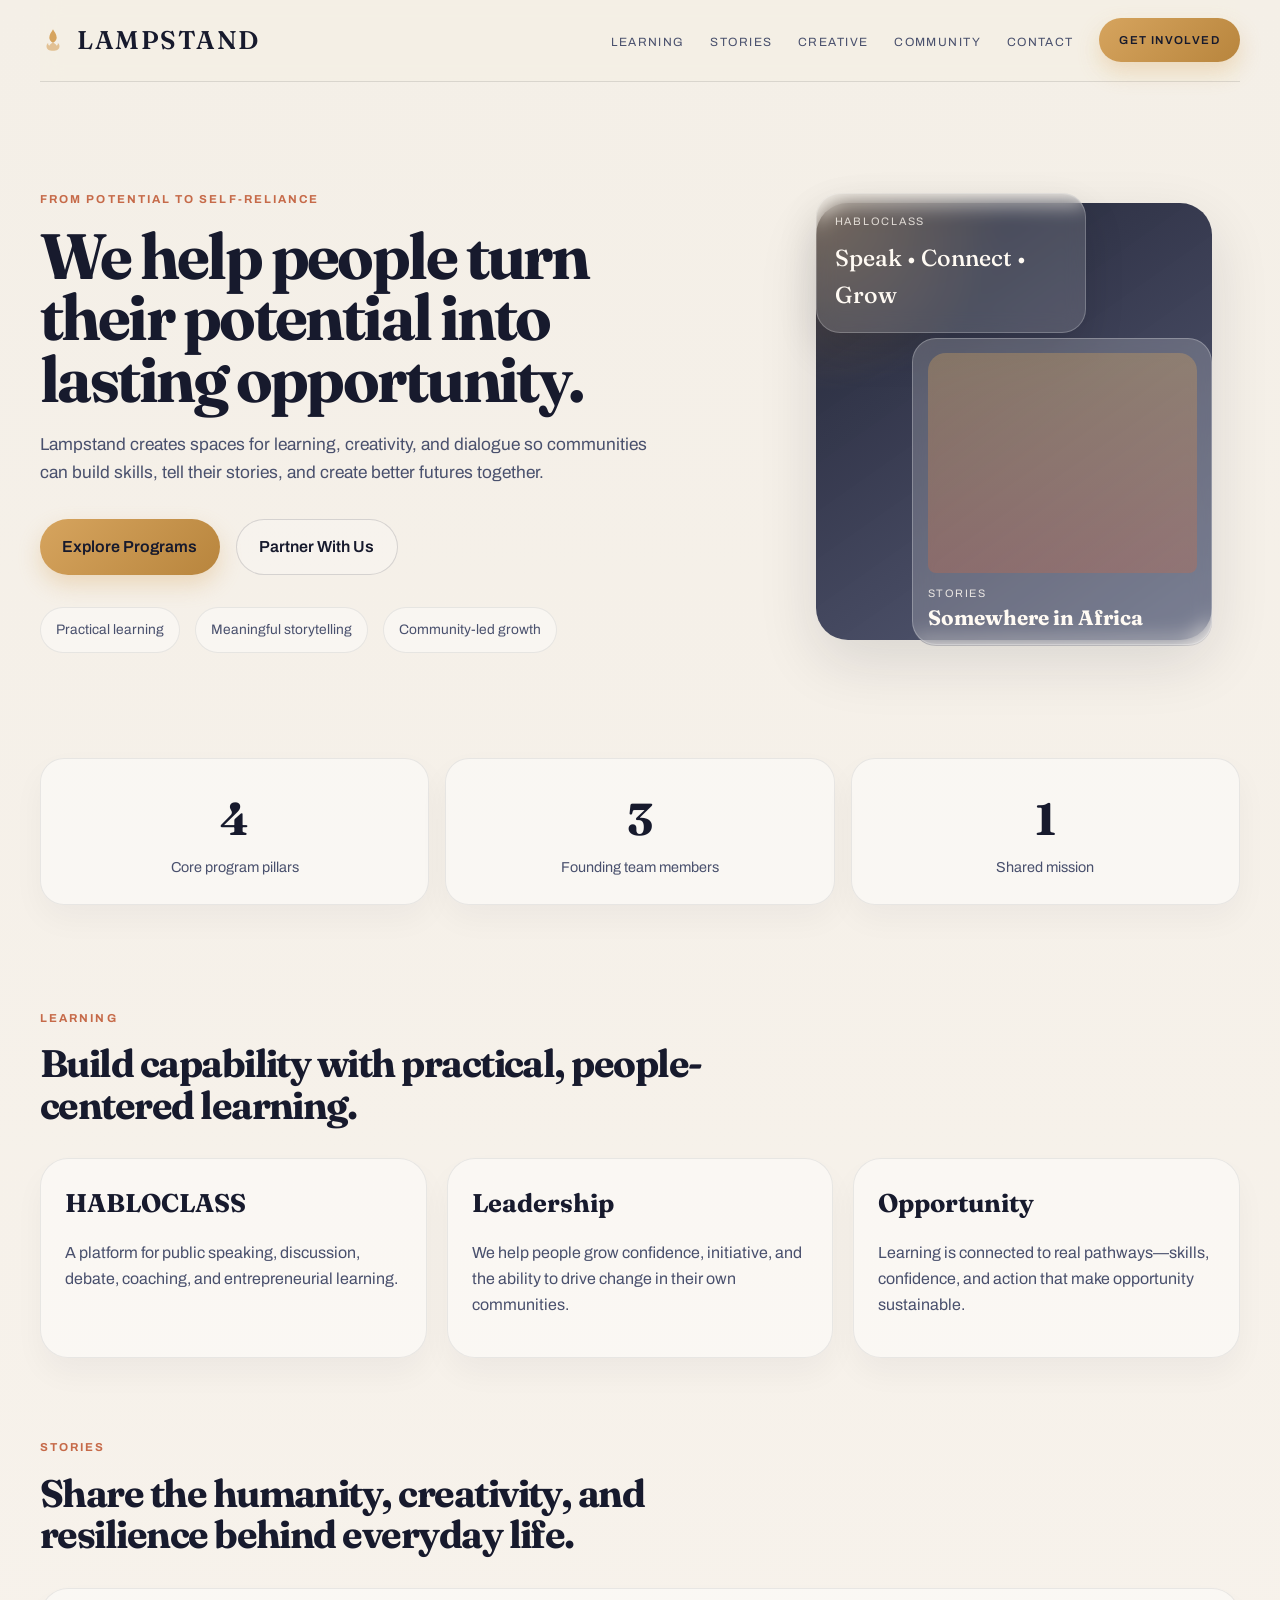
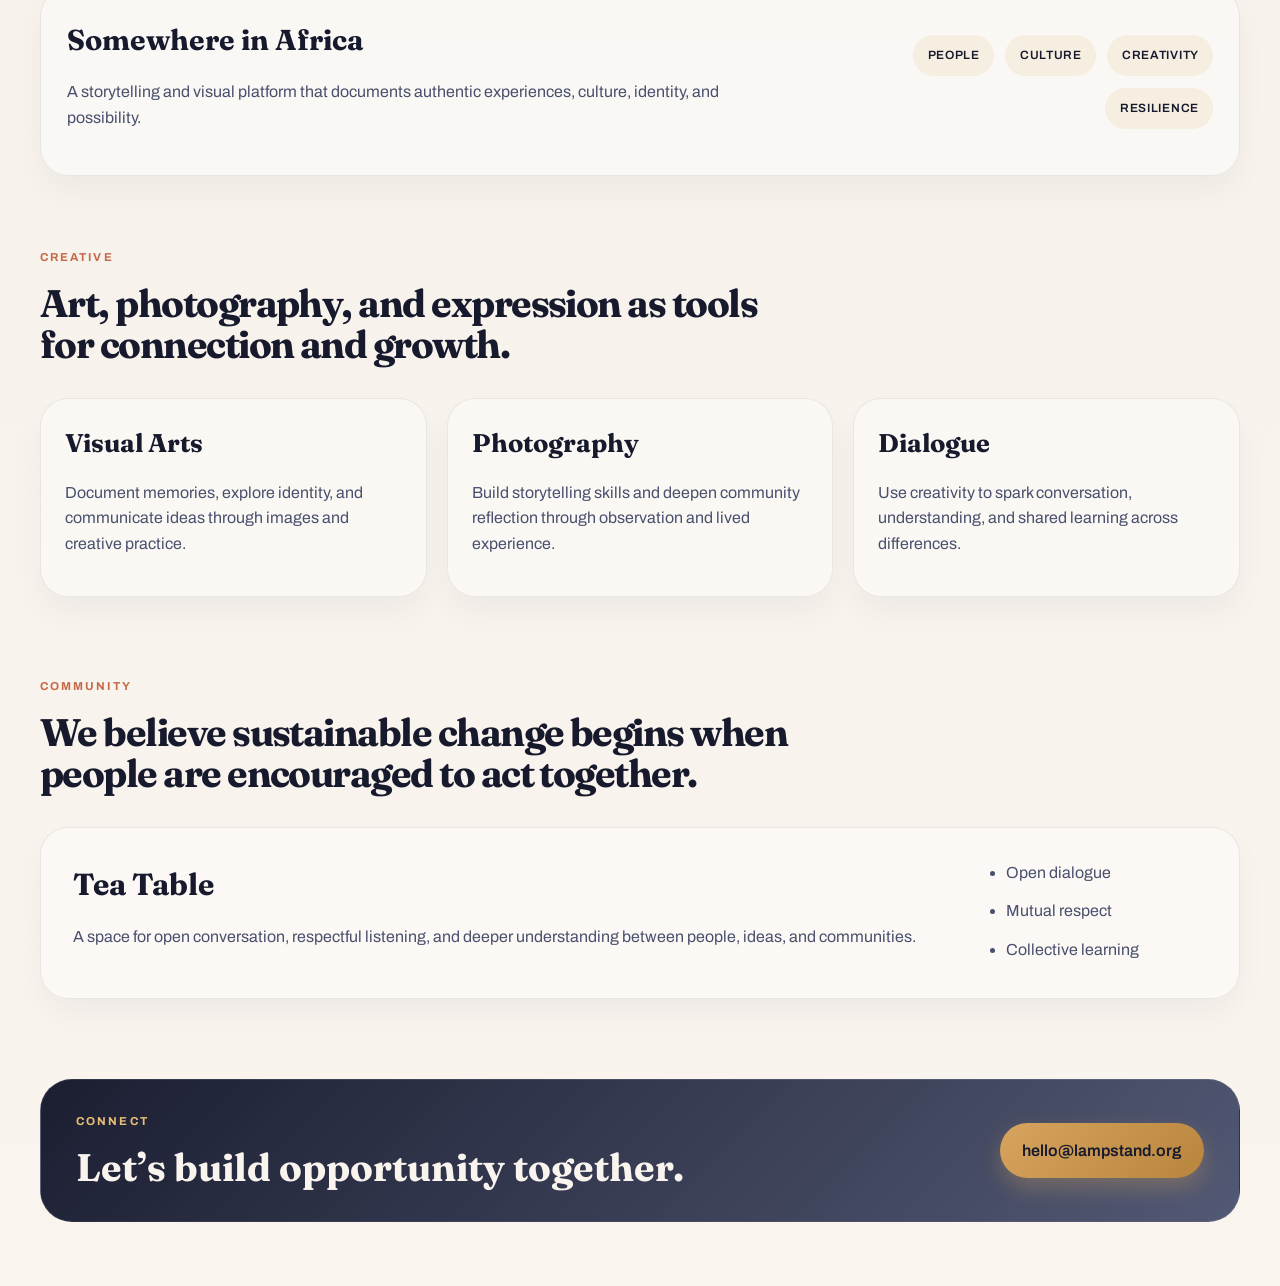
<file: index.html>
<!DOCTYPE html>
<html lang="en">
  <head>
    <meta charset="UTF-8" />
    <meta name="viewport" content="width=device-width, initial-scale=1.0" />
    <title>LAMPSTAND | From Potential to Self-Reliance</title>
    <meta
      name="description"
      content="Lampstand is a community-led platform helping people turn potential into capability, opportunity, and self-reliance."
    />
    <link rel="preconnect" href="https://fonts.googleapis.com" />
    <link rel="preconnect" href="https://fonts.gstatic.com" crossorigin />
    <link
      href="https://fonts.googleapis.com/css2?family=Fraunces:ital,opsz,wght@0,9..144,400;0,9..144,500;0,9..144,600;1,9..144,500&family=Archivo:wght@400;500;600;700&display=swap"
      rel="stylesheet"
    />
    <link rel="stylesheet" href="styles.css" />
  </head>
  <body>
    <nav class="site-nav">
      <a href="#top" class="logo" aria-label="Lampstand home">
        <svg class="logo-mark" viewBox="0 0 24 24" xmlns="http://www.w3.org/2000/svg" aria-hidden="true">
          <path d="M12 2c1.2 2.6 3.4 4.4 3.4 7.6 0 2.4-1.9 4.4-3.4 4.4s-3.4-2-3.4-4.4C8.6 6.4 10.8 4.6 12 2z"/>
          <path d="M12 22c-3.6 0-6-1.7-6-4.3 0-1.3.7-2.2 1.6-2.9-.2.9 0 1.8.9 2.5.9-1.8 2.6-2.4 3.5-3.8.9 1.4 2.6 2 3.5 3.8.9-.7 1.1-1.6.9-2.5.9.7 1.6 1.6 1.6 2.9 0 2.6-2.4 4.3-6 4.3z" opacity="0.6"/>
        </svg>
        <span class="logo-word">LAMPSTAND</span>
      </a>

      <input type="checkbox" id="menu-toggle" class="menu-toggle" />

      <div class="nav-right">
        <ul class="nav-links">
          <li><a href="#learning">Learning</a></li>
          <li><a href="#stories">Stories</a></li>
          <li><a href="#creative">Creative</a></li>
          <li><a href="#community">Community</a></li>
          <li><a href="#contact">Contact</a></li>
        </ul>
        <a href="#contact" class="nav-cta">Get Involved</a>
      </div>

      <label for="menu-toggle" class="hamburger" aria-label="Toggle menu">
        <span></span>
        <span></span>
        <span></span>
      </label>
    </nav>

    <main id="top">
      <section class="hero">
        <div class="hero-copy">
          <p class="eyebrow">From potential to self-reliance</p>
          <h1>We help people turn their potential into lasting opportunity.</h1>
          <p class="hero-text">
            Lampstand creates spaces for learning, creativity, and dialogue so communities can build skills,
            tell their stories, and create better futures together.
          </p>
          <div class="hero-actions">
            <a href="#learning" class="primary-btn">Explore Programs</a>
            <a href="#community" class="secondary-btn">Partner With Us</a>
          </div>
          <ul class="hero-highlights" aria-label="Lampstand impact highlights">
            <li>Practical learning</li>
            <li>Meaningful storytelling</li>
            <li>Community-led growth</li>
          </ul>
        </div>

        <div class="hero-visual" aria-hidden="true">
          <div class="visual-card accent-card">
            <span class="card-tag">HABLOCLASS</span>
            <strong>Speak • Connect • Grow</strong>
          </div>
          <div class="visual-card image-card">
            <div class="mini-portrait"></div>
            <div class="mini-copy">
              <span>Stories</span>
              <strong>Somewhere in Africa</strong>
            </div>
          </div>
        </div>
      </section>

      <section class="stats" aria-label="Project statistics">
        <div class="stat-item">
          <strong>4</strong>
          <span>Core program pillars</span>
        </div>
        <div class="stat-item">
          <strong>3</strong>
          <span>Founding team members</span>
        </div>
        <div class="stat-item">
          <strong>1</strong>
          <span>Shared mission</span>
        </div>
      </section>

      <section id="learning" class="content-section">
        <div class="section-heading">
          <p class="eyebrow">Learning</p>
          <h2>Build capability with practical, people-centered learning.</h2>
        </div>
        <div class="card-grid">
          <article class="info-card">
            <h3>HABLOCLASS</h3>
            <p>
              A platform for public speaking, discussion, debate, coaching, and entrepreneurial learning.
            </p>
          </article>
          <article class="info-card">
            <h3>Leadership</h3>
            <p>
              We help people grow confidence, initiative, and the ability to drive change in their own communities.
            </p>
          </article>
          <article class="info-card">
            <h3>Opportunity</h3>
            <p>
              Learning is connected to real pathways—skills, confidence, and action that make opportunity sustainable.
            </p>
          </article>
        </div>
      </section>

      <section id="stories" class="content-section alt-section">
        <div class="section-heading">
          <p class="eyebrow">Stories</p>
          <h2>Share the humanity, creativity, and resilience behind everyday life.</h2>
        </div>
        <div class="story-panel">
          <div class="story-copy">
            <h3>Somewhere in Africa</h3>
            <p>
              A storytelling and visual platform that documents authentic experiences, culture, identity, and possibility.
            </p>
          </div>
          <div class="story-tags">
            <span>People</span>
            <span>Culture</span>
            <span>Creativity</span>
            <span>Resilience</span>
          </div>
        </div>
      </section>

      <section id="creative" class="content-section">
        <div class="section-heading">
          <p class="eyebrow">Creative</p>
          <h2>Art, photography, and expression as tools for connection and growth.</h2>
        </div>
        <div class="card-grid">
          <article class="info-card">
            <h3>Visual Arts</h3>
            <p>Document memories, explore identity, and communicate ideas through images and creative practice.</p>
          </article>
          <article class="info-card">
            <h3>Photography</h3>
            <p>Build storytelling skills and deepen community reflection through observation and lived experience.</p>
          </article>
          <article class="info-card">
            <h3>Dialogue</h3>
            <p>Use creativity to spark conversation, understanding, and shared learning across differences.</p>
          </article>
        </div>
      </section>

      <section id="community" class="content-section alt-section">
        <div class="section-heading">
          <p class="eyebrow">Community</p>
          <h2>We believe sustainable change begins when people are encouraged to act together.</h2>
        </div>
        <div class="community-box">
          <div>
            <h3>Tea Table</h3>
            <p>
              A space for open conversation, respectful listening, and deeper understanding between people, ideas, and communities.
            </p>
          </div>
          <ul>
            <li>Open dialogue</li>
            <li>Mutual respect</li>
            <li>Collective learning</li>
          </ul>
        </div>
      </section>
    </main>

    <footer id="contact" class="site-footer">
      <div class="footer-inner">
        <div>
          <p class="eyebrow">Connect</p>
          <h2>Let’s build opportunity together.</h2>
        </div>
        <a href="mailto:hello@lampstand.org" class="primary-btn">hello@lampstand.org</a>
      </div>
    </footer>
  </body>
</html>
</file>
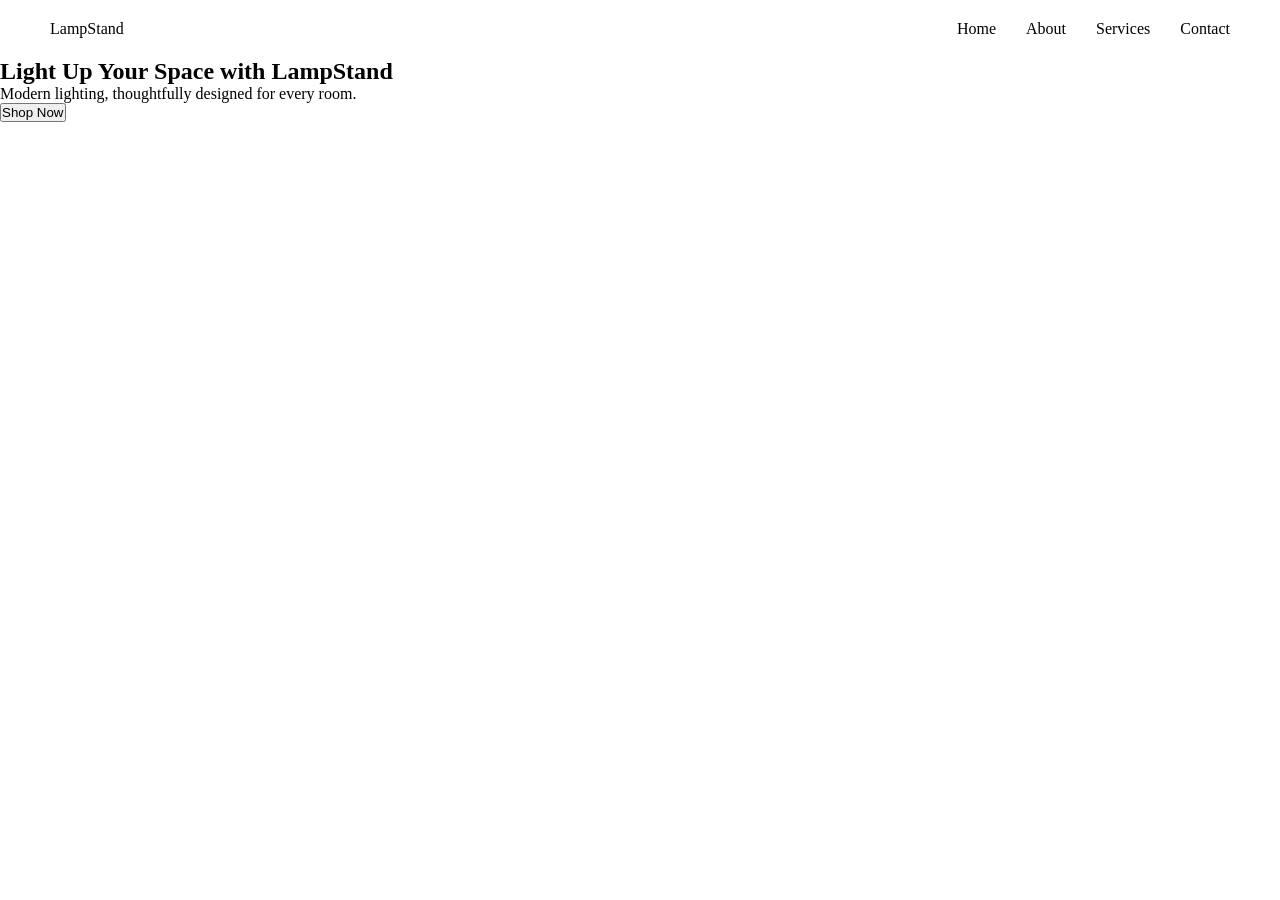
<file: Home.html>
<!DOCTYPE html>
<html lang="en">
<head>
    <meta charset="UTF-8">
    <meta name="viewport" content="width=device-width, initial-scale=1.0">
    <link rel="stylesheet" href="sytlesheet.css">
    <title>Nav Bar</title>
</head>
<body>
    <nav class="navbar">
  <div class="logo">LampStand</div>
  <ul class="nav-links">
    <li><a href="#">Home</a></li>
    <li><a href="#">About</a></li>
    <li><a href="#">Services</a></li>
    <li><a href="#">Contact</a></li>
  </ul>
</nav>
<section class="hero">
  <h1 class="hero-title">Light Up Your Space with <span class="highlight">LampStand</span></h1>
  <p class="hero-subtitle">Modern lighting, thoughtfully designed for every room.</p>
  <button class="hero-btn">Shop Now</button>
</section>
    
</body>
</html>
</file>
<file: styles.css>
:root {
  --bg: #f5efe5;
  --bg-strong: #efe3cf;
  --panel: #fffaf3;
  --ink: #171a2d;
  --ink-soft: #49506d;
  --gold: #d6a45e;
  --gold-deep: #b8853d;
  --terracotta: #c66a49;
  --olive: #73815d;
  --line: rgba(23, 26, 45, 0.12);
  --shadow: 0 22px 60px rgba(23, 26, 45, 0.12);
}

* {
  box-sizing: border-box;
}

html {
  scroll-behavior: smooth;
}

body {
  margin: 0;
  font-family: 'Archivo', sans-serif;
  background: linear-gradient(180deg, #f4efe7 0%, #f9f4ee 100%);
  color: var(--ink);
  line-height: 1.6;
}

a {
  color: inherit;
  text-decoration: none;
}

img, svg {
  display: block;
  max-width: 100%;
}

main {
  width: min(1200px, calc(100% - 32px));
  margin: 0 auto;
}

.site-nav {
  position: sticky;
  top: 0;
  z-index: 20;
  width: min(1200px, calc(100% - 32px));
  margin: 0 auto;
  padding: 1.15rem 0;
  display: flex;
  align-items: center;
  justify-content: space-between;
  background: rgba(245, 239, 229, 0.82);
  backdrop-filter: blur(10px);
  border-bottom: 1px solid var(--line);
}

.logo {
  display: inline-flex;
  align-items: center;
  gap: 0.7rem;
  text-decoration: none;
  color: var(--ink);
}

.logo-mark {
  width: 26px;
  height: 26px;
  fill: var(--gold);
}

.logo-mark path {
  fill: var(--gold);
}

.logo-word {
  font-family: 'Fraunces', serif;
  font-size: clamp(1.2rem, 2vw, 1.8rem);
  letter-spacing: 0.06em;
  font-weight: 600;
}

.nav-right {
  display: flex;
  align-items: center;
  gap: clamp(1rem, 2vw, 2rem);
}

.nav-links {
  display: flex;
  align-items: center;
  gap: clamp(0.8rem, 2vw, 2rem);
  list-style: none;
  padding: 0;
  margin: 0;
}

.nav-links a {
  position: relative;
  font-size: 0.75rem;
  letter-spacing: 0.12em;
  text-transform: uppercase;
  color: var(--ink-soft);
  transition: color 0.25s ease;
}

.nav-links a::after {
  content: '';
  position: absolute;
  left: 0;
  bottom: -0.4rem;
  width: 100%;
  height: 2px;
  background: linear-gradient(90deg, var(--terracotta), var(--gold));
  transform: scaleX(0);
  transform-origin: left;
  transition: transform 0.25s ease;
}

.nav-links a:hover,
.nav-links a:focus-visible {
  color: var(--ink);
}

.nav-links a:hover::after,
.nav-links a:focus-visible::after {
  transform: scaleX(1);
}

.nav-cta,
.primary-btn,
.secondary-btn {
  display: inline-flex;
  align-items: center;
  justify-content: center;
  border-radius: 999px;
  font-weight: 600;
  transition: transform 0.25s ease, box-shadow 0.25s ease, background 0.25s ease;
}

.nav-cta,
.primary-btn {
  background: linear-gradient(135deg, var(--gold) 0%, var(--gold-deep) 100%);
  color: var(--ink);
  box-shadow: 0 10px 22px rgba(214, 164, 94, 0.32);
}

.nav-cta {
  padding: 0.8rem 1.25rem;
  font-size: 0.72rem;
  letter-spacing: 0.12em;
  text-transform: uppercase;
}

.primary-btn {
  padding: 0.9rem 1.4rem;
}

.secondary-btn {
  padding: 0.9rem 1.4rem;
  border: 1px solid rgba(23, 26, 45, 0.15);
  background: rgba(255, 255, 255, 0.22);
}

.nav-cta:hover,
.primary-btn:hover,
.secondary-btn:hover,
.nav-cta:focus-visible,
.primary-btn:focus-visible,
.secondary-btn:focus-visible {
  transform: translateY(-2px);
}

.menu-toggle {
  display: none;
}

.hamburger {
  display: none;
  width: 44px;
  height: 44px;
  border-radius: 50%;
  border: 1px solid var(--line);
  align-items: center;
  justify-content: center;
  flex-direction: column;
  gap: 6px;
  cursor: pointer;
}

.hamburger span {
  width: 18px;
  height: 2px;
  background: var(--ink);
  display: block;
  border-radius: 10px;
}

.hero {
  display: grid;
  grid-template-columns: 1.2fr 0.8fr;
  gap: 3rem;
  align-items: center;
  padding: 5rem 0 3.5rem;
}

.eyebrow {
  margin: 0 0 1rem;
  font-size: 0.72rem;
  letter-spacing: 0.18em;
  text-transform: uppercase;
  color: var(--terracotta);
  font-weight: 700;
}

.hero-copy h1 {
  margin: 0;
  font-family: 'Fraunces', serif;
  font-size: clamp(2.6rem, 5vw, 5rem);
  line-height: 0.96;
  letter-spacing: -0.04em;
  max-width: 620px;
}

.hero-text {
  max-width: 610px;
  margin: 1.4rem 0 0;
  font-size: 1.08rem;
  color: var(--ink-soft);
}

.hero-actions {
  display: flex;
  flex-wrap: wrap;
  gap: 1rem;
  margin-top: 2rem;
}

.hero-highlights {
  list-style: none;
  padding: 0;
  margin: 2rem 0 0;
  display: flex;
  flex-wrap: wrap;
  gap: 0.9rem;
}

.hero-highlights li {
  background: rgba(255, 255, 255, 0.4);
  border: 1px solid rgba(23, 26, 45, 0.08);
  border-radius: 999px;
  padding: 0.7rem 0.95rem;
  color: var(--ink-soft);
  font-size: 0.86rem;
}

.hero-visual {
  position: relative;
  min-height: 520px;
  display: flex;
  align-items: center;
  justify-content: center;
}

.hero-visual::before {
  content: '';
  position: absolute;
  inset: 8% 6% 8% 8%;
  border-radius: 32px;
  background: radial-gradient(circle at top left, rgba(214, 164, 94, 0.35), transparent 32%),
    linear-gradient(145deg, rgba(23, 26, 45, 0.96), rgba(73, 80, 109, 0.9));
  box-shadow: var(--shadow);
}

.visual-card {
  position: relative;
  z-index: 1;
  border-radius: 24px;
  backdrop-filter: blur(10px);
}

.accent-card {
  position: absolute;
  top: 6%;
  left: 8%;
  width: min(270px, 70%);
  padding: 1.2rem 1.1rem;
  background: rgba(255, 250, 243, 0.14);
  border: 1px solid rgba(255, 255, 255, 0.22);
  color: #fffaf3;
  box-shadow: 0 18px 40px rgba(0, 0, 0, 0.12);
}

.card-tag {
  display: block;
  font-size: 0.68rem;
  letter-spacing: 0.16em;
  text-transform: uppercase;
  opacity: 0.8;
  margin-bottom: 0.5rem;
}

.accent-card strong {
  font-family: 'Fraunces', serif;
  font-size: 1.45rem;
  font-weight: 500;
}

.image-card {
  position: absolute;
  right: 6%;
  bottom: 7%;
  width: min(300px, 74%);
  background: rgba(255, 255, 255, 0.2);
  border: 1px solid rgba(255, 255, 255, 0.25);
  padding: 0.9rem;
  color: #fffaf3;
}

.mini-portrait {
  height: 220px;
  border-radius: 18px 18px 8px 8px;
  background: linear-gradient(180deg, rgba(214, 164, 94, 0.35), rgba(198, 106, 73, 0.35)),
    url('https://images.unsplash.com/photo-1529156069898-49953e39b3ac?auto=format&fit=crop&w=900&q=80') center/cover no-repeat;
}

.mini-copy {
  display: flex;
  flex-direction: column;
  gap: 0.3rem;
  padding-top: 0.75rem;
}

.mini-copy span {
  font-size: 0.68rem;
  letter-spacing: 0.14em;
  text-transform: uppercase;
  opacity: 0.85;
}

.mini-copy strong {
  font-family: 'Fraunces', serif;
  font-size: 1.3rem;
  line-height: 1.1;
}

.stats {
  display: grid;
  grid-template-columns: repeat(3, minmax(0, 1fr));
  gap: 1rem;
  margin: 0 auto 2rem;
  padding: 1.25rem 0 0;
}

.stat-item {
  background: rgba(255, 255, 255, 0.45);
  border: 1px solid rgba(23, 26, 45, 0.08);
  border-radius: 24px;
  padding: 1.5rem 1.2rem;
  text-align: center;
  box-shadow: 0 14px 32px rgba(23, 26, 45, 0.04);
}

.stat-item strong {
  display: block;
  font-size: clamp(2rem, 4vw, 2.8rem);
  font-family: 'Fraunces', serif;
  color: var(--ink);
}

.stat-item span {
  color: var(--ink-soft);
  font-size: 0.9rem;
}

.content-section {
  padding: 4.5rem 0 0;
}

.alt-section {
  padding-top: 5rem;
}

.section-heading {
  max-width: 760px;
  margin-bottom: 2rem;
}

.section-heading h2 {
  margin: 0;
  font-family: 'Fraunces', serif;
  font-size: clamp(2rem, 3vw, 3rem);
  line-height: 1.08;
  letter-spacing: -0.04em;
}

.card-grid {
  display: grid;
  grid-template-columns: repeat(3, minmax(0, 1fr));
  gap: 1.25rem;
}

.info-card,
.story-panel,
.community-box {
  background: rgba(255, 255, 255, 0.44);
  border: 1px solid rgba(23, 26, 45, 0.08);
  border-radius: 28px;
  box-shadow: 0 16px 30px rgba(23, 26, 45, 0.04);
}

.info-card {
  padding: 1.5rem;
}

.info-card h3 {
  margin: 0 0 0.7rem;
  font-family: 'Fraunces', serif;
  font-size: 1.6rem;
}

.info-card p,
.story-copy p,
.community-box p,
.community-box li {
  color: var(--ink-soft);
}

.story-panel {
  display: flex;
  align-items: center;
  justify-content: space-between;
  gap: 2rem;
  padding: 1.8rem 1.6rem;
}

.story-copy h3 {
  margin: 0 0 0.7rem;
  font-family: 'Fraunces', serif;
  font-size: 1.8rem;
}

.story-tags {
  display: flex;
  flex-wrap: wrap;
  gap: 0.7rem;
  justify-content: flex-end;
}

.story-tags span {
  display: inline-flex;
  align-items: center;
  justify-content: center;
  padding: 0.7rem 0.9rem;
  border-radius: 999px;
  background: rgba(214, 164, 94, 0.12);
  color: var(--ink);
  font-size: 0.75rem;
  font-weight: 600;
  letter-spacing: 0.06em;
  text-transform: uppercase;
}

.community-box {
  display: flex;
  justify-content: space-between;
  gap: 2rem;
  padding: 2rem;
}

.community-box h3 {
  margin: 0 0 0.7rem;
  font-family: 'Fraunces', serif;
  font-size: 1.9rem;
}

.community-box ul {
  margin: 0;
  padding-left: 1.2rem;
  display: grid;
  gap: 0.6rem;
  min-width: 220px;
}

.site-footer {
  padding: 5rem 0 4rem;
}

.footer-inner {
  width: min(1200px, calc(100% - 32px));
  margin: 0 auto;
  display: flex;
  align-items: center;
  justify-content: space-between;
  gap: 1rem;
  background: linear-gradient(135deg, rgba(23, 26, 45, 0.98), rgba(73, 80, 109, 0.95));
  border: 1px solid rgba(255, 255, 255, 0.08);
  border-radius: 32px;
  padding: 2rem 2.2rem;
  color: #f9f4ee;
}

.footer-inner h2 {
  margin: 0;
  font-family: 'Fraunces', serif;
  font-size: clamp(2rem, 3vw, 3rem);
  line-height: 1.1;
}

.footer-inner .eyebrow {
  color: #e9bf77;
}

@media (max-width: 860px) {
  .site-nav {
    width: min(100% - 24px, 1200px);
  }

  .nav-right {
    position: absolute;
    top: 100%;
    right: 0;
    left: 0;
    display: none;
    background: rgba(245, 239, 229, 0.98);
    border-bottom: 1px solid var(--line);
    padding: 1rem 0 1.4rem;
  }

  .menu-toggle:checked ~ .nav-right {
    display: block;
  }

  .nav-links {
    flex-direction: column;
    align-items: flex-start;
    padding: 0 1.1rem;
  }

  .nav-links a {
    font-size: 0.8rem;
  }

  .nav-cta {
    margin: 0.5rem 1.1rem 0;
  }

  .hamburger {
    display: flex;
  }

  .hero {
    grid-template-columns: 1fr;
    padding-top: 3.5rem;
  }

  .stats,
  .card-grid {
    grid-template-columns: 1fr;
  }

  .story-panel,
  .community-box,
  .footer-inner {
    flex-direction: column;
    align-items: flex-start;
  }

  .story-tags {
    justify-content: flex-start;
  }

  .hero-visual {
    min-height: 420px;
  }
}

@media (max-width: 560px) {
  .site-nav {
    padding: 0.9rem 0;
  }

  .logo-word {
    letter-spacing: 0.04em;
  }

  .hero-copy h1 {
    font-size: 2.7rem;
  }

  .hero-actions {
    flex-direction: column;
    align-items: stretch;
  }

  .primary-btn,
  .secondary-btn,
  .nav-cta {
    width: 100%;
  }

  .footer-inner {
    padding: 1.5rem 1.2rem;
  }
}
</file>
<file: sytlesheet.css>
*{
    margin: 0;
    padding: 0;
    box-sizing: border-box;
}

.navbar{
    display: flex;
    justify-content: space-between;
    align-items: center;
    padding: 20px 50px;
}

.nav-links{
    display: flex;
    list-style: none;
}

.nav-links li{
    margin-left: 30px;
}

.nav-links a{
    text-decoration: none;
    color: black;
}
.hamburger{
    display: none;
    flex-direction: column;
    cursor: pointer;
}

.hamburger span{
    width: 28px;
    height: 3px;
    background: black;
    margin: 4px 0;
    border-radius: 2px;
}
</file>
